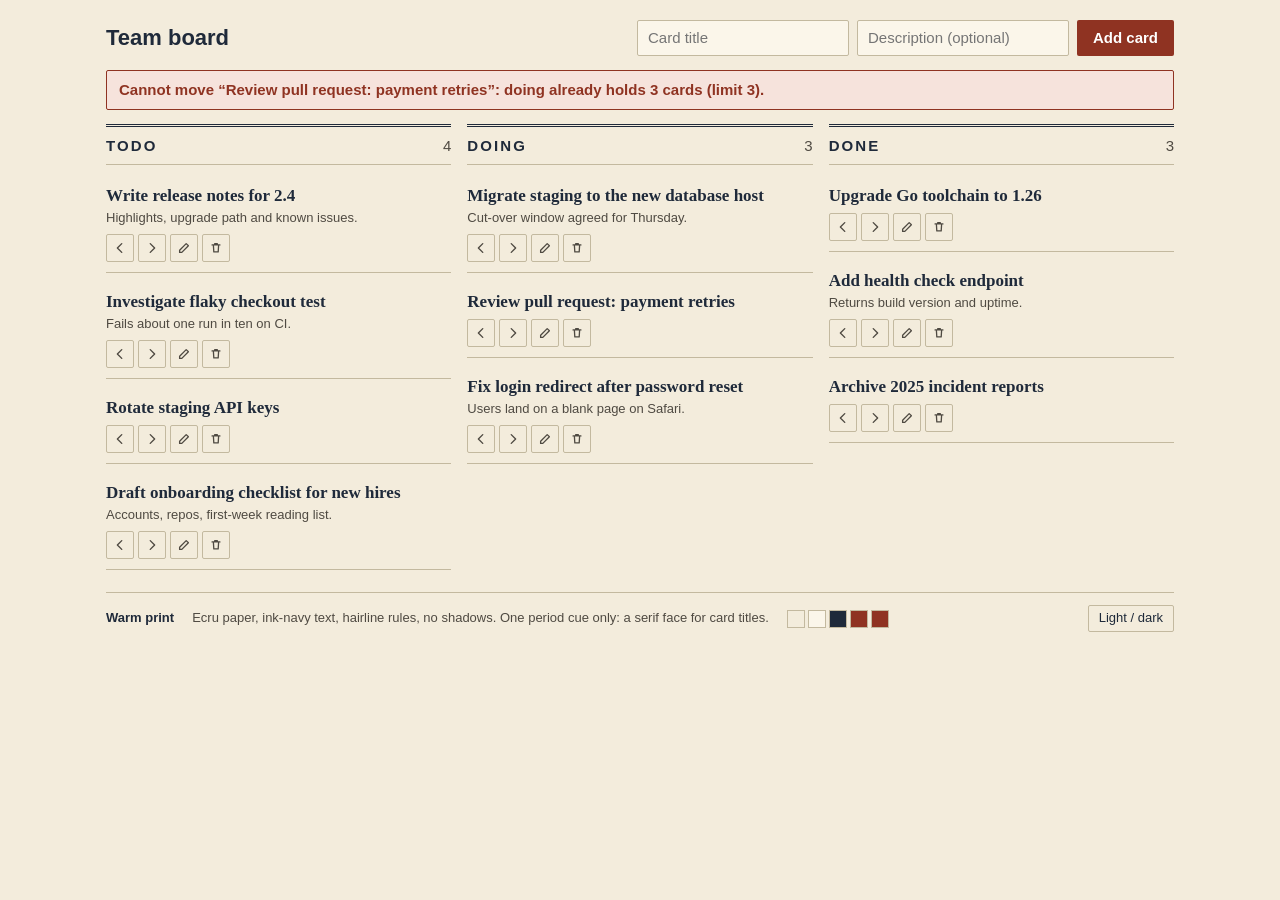
<file: meta/design/previews/direction-print.html>
<!doctype html>
<html lang="en"><head><meta charset="utf-8"><meta name="viewport" content="width=device-width,initial-scale=1">
<title>Board preview — Warm print</title>
<style>
:root{--color-bg:#f3ecdc;--color-surface:#fbf6ea;--color-column:#ece3cf;--color-text:#1f2a3a;--color-text-secondary:#4f4a42;--color-border:#c3b99f;--color-accent:#8f3322;--color-on-accent:#ffffff;--color-danger:#8f3322;--color-danger-bg:#f6e3dc;--font-ui:'Source Sans 3', 'Segoe UI', Roboto, 'Helvetica Neue', sans-serif;--font-serif:Georgia, 'Source Serif 4', 'Times New Roman', serif;--radius-control:2px;--radius-box:0;--shadow:none;--gap:16px;--pad:12px;color-scheme:light dark}
@media (prefers-color-scheme: dark){:root:not([data-theme="light"]){--color-bg:#171c28;--color-surface:#202738;--color-column:#1b2130;--color-text:#efe6d2;--color-text-secondary:#b5ac99;--color-border:#394259;--color-accent:#e9917a;--color-on-accent:#171c28;--color-danger:#f0a090;--color-danger-bg:#33252a;}}
:root[data-theme="dark"]{--color-bg:#171c28;--color-surface:#202738;--color-column:#1b2130;--color-text:#efe6d2;--color-text-secondary:#b5ac99;--color-border:#394259;--color-accent:#e9917a;--color-on-accent:#171c28;--color-danger:#f0a090;--color-danger-bg:#33252a;}
*{box-sizing:border-box}
body{margin:0;background:var(--color-bg);color:var(--color-text);font-family:var(--font-ui);font-size:15px;line-height:1.45}
.app{max-width:1100px;margin:0 auto;padding:20px 16px 8px}
header{display:flex;flex-wrap:wrap;gap:12px;align-items:center;justify-content:space-between;margin-bottom:14px}
header h1{font-size:1.375rem;margin:0}
form{display:flex;flex-wrap:wrap;gap:8px;align-items:center}
input{font:inherit;color:var(--color-text);background:var(--color-surface);border:1px solid var(--color-border);border-radius:var(--radius-control);padding:6px 10px;min-width:12rem}
input:focus-visible,button:focus-visible{outline:2px solid var(--color-accent);outline-offset:2px}
.primary{font:inherit;font-weight:700;background:var(--color-accent);color:var(--color-on-accent);border:0;border-radius:var(--radius-control);padding:7px 16px;cursor:pointer}
.notice{background:var(--color-danger-bg);color:var(--color-danger);border:1px solid var(--color-danger);border-radius:var(--radius-control);padding:8px 12px;margin:0 0 14px;font-weight:600}
.board{display:grid;grid-template-columns:repeat(3,minmax(0,1fr));gap:var(--gap)}
@media (max-width:760px){.board{grid-template-columns:1fr}}
.col{background:var(--color-column)}
ul{list-style:none;margin:10px 0 0;padding:0;display:grid;gap:8px}
.card{background:var(--color-surface);padding:10px 12px}
.card h3{margin:0 0 2px;font-size:.9375rem;font-weight:700;line-height:1.3}
.desc{margin:0 0 6px;color:var(--color-text-secondary);font-size:.8125rem}
.actions{display:flex;gap:4px;margin-top:6px}
.actions button{display:inline-grid;place-items:center;width:28px;height:28px;background:transparent;color:var(--color-text-secondary);border:1px solid var(--color-border);border-radius:var(--radius-control);cursor:pointer}
.actions button:hover{color:var(--color-text);border-color:var(--color-text)}
footer{display:flex;flex-wrap:wrap;gap:10px 18px;align-items:center;margin:22px 0 0;padding:12px 0;border-top:1px solid var(--color-border);font-size:.8125rem;color:var(--color-text-secondary)}
footer b{color:var(--color-text)}
footer .sw i{display:inline-block;width:18px;height:18px;border:1px solid var(--color-border);margin-right:3px;vertical-align:middle}
.toggle{margin-left:auto;font:inherit;background:transparent;color:var(--color-text);border:1px solid var(--color-border);border-radius:var(--radius-control);padding:3px 10px;cursor:pointer}

.col{background:transparent;border-top:3px double var(--color-text)}
.col-head{display:flex;align-items:baseline;justify-content:space-between;padding:8px 0;border-bottom:1px solid var(--color-border)}
.col-head h2{font-size:.9375rem;font-weight:600;letter-spacing:.14em;text-transform:uppercase;font-variant:small-caps;margin:0}
.count{font-size:.9375rem;color:var(--color-text-secondary)}
.card{border:0;border-bottom:1px solid var(--color-border);background:transparent;padding:10px 0}
.card h3{font-family:var(--font-serif);font-size:1.0625rem;font-weight:600;line-height:1.3}

</style></head>
<body><div class="app">
<header><h1>Team board</h1>
<form onsubmit="return false"><input aria-label="Title" placeholder="Card title"><input aria-label="Description" placeholder="Description (optional)"><button class="primary">Add card</button></form></header>
<p class="notice" role="alert">Cannot move “Review pull request: payment retries”: doing already holds 3 cards (limit 3).</p>
<main class="board"><section class="col" aria-label="todo"><div class="col-head"><h2>todo</h2><span class="count">4</span></div><ul><li class="card"><h3>Write release notes for 2.4</h3><p class="desc">Highlights, upgrade path and known issues.</p><div class="actions"><button aria-label="Move left" title="Move left"><svg viewBox="0 0 16 16" width="14" height="14" aria-hidden="true"><path d="M10 3 5 8l5 5" fill="none" stroke="currentColor" stroke-width="1.6" stroke-linecap="round" stroke-linejoin="round"/></svg></button><button aria-label="Move right" title="Move right"><svg viewBox="0 0 16 16" width="14" height="14" aria-hidden="true"><path d="m6 3 5 5-5 5" fill="none" stroke="currentColor" stroke-width="1.6" stroke-linecap="round" stroke-linejoin="round"/></svg></button><button aria-label="Edit" title="Edit"><svg viewBox="0 0 16 16" width="14" height="14" aria-hidden="true"><path d="M3 13v-2.5L10.5 3 13 5.5 5.5 13H3Z" fill="none" stroke="currentColor" stroke-width="1.5" stroke-linejoin="round"/></svg></button><button aria-label="Delete" title="Delete"><svg viewBox="0 0 16 16" width="14" height="14" aria-hidden="true"><path d="M3.5 4.5h9M6.5 4.5V3h3v1.5M5 4.5l.5 8h5l.5-8" fill="none" stroke="currentColor" stroke-width="1.5" stroke-linecap="round" stroke-linejoin="round"/></svg></button></div></li><li class="card"><h3>Investigate flaky checkout test</h3><p class="desc">Fails about one run in ten on CI.</p><div class="actions"><button aria-label="Move left" title="Move left"><svg viewBox="0 0 16 16" width="14" height="14" aria-hidden="true"><path d="M10 3 5 8l5 5" fill="none" stroke="currentColor" stroke-width="1.6" stroke-linecap="round" stroke-linejoin="round"/></svg></button><button aria-label="Move right" title="Move right"><svg viewBox="0 0 16 16" width="14" height="14" aria-hidden="true"><path d="m6 3 5 5-5 5" fill="none" stroke="currentColor" stroke-width="1.6" stroke-linecap="round" stroke-linejoin="round"/></svg></button><button aria-label="Edit" title="Edit"><svg viewBox="0 0 16 16" width="14" height="14" aria-hidden="true"><path d="M3 13v-2.5L10.5 3 13 5.5 5.5 13H3Z" fill="none" stroke="currentColor" stroke-width="1.5" stroke-linejoin="round"/></svg></button><button aria-label="Delete" title="Delete"><svg viewBox="0 0 16 16" width="14" height="14" aria-hidden="true"><path d="M3.5 4.5h9M6.5 4.5V3h3v1.5M5 4.5l.5 8h5l.5-8" fill="none" stroke="currentColor" stroke-width="1.5" stroke-linecap="round" stroke-linejoin="round"/></svg></button></div></li><li class="card"><h3>Rotate staging API keys</h3><div class="actions"><button aria-label="Move left" title="Move left"><svg viewBox="0 0 16 16" width="14" height="14" aria-hidden="true"><path d="M10 3 5 8l5 5" fill="none" stroke="currentColor" stroke-width="1.6" stroke-linecap="round" stroke-linejoin="round"/></svg></button><button aria-label="Move right" title="Move right"><svg viewBox="0 0 16 16" width="14" height="14" aria-hidden="true"><path d="m6 3 5 5-5 5" fill="none" stroke="currentColor" stroke-width="1.6" stroke-linecap="round" stroke-linejoin="round"/></svg></button><button aria-label="Edit" title="Edit"><svg viewBox="0 0 16 16" width="14" height="14" aria-hidden="true"><path d="M3 13v-2.5L10.5 3 13 5.5 5.5 13H3Z" fill="none" stroke="currentColor" stroke-width="1.5" stroke-linejoin="round"/></svg></button><button aria-label="Delete" title="Delete"><svg viewBox="0 0 16 16" width="14" height="14" aria-hidden="true"><path d="M3.5 4.5h9M6.5 4.5V3h3v1.5M5 4.5l.5 8h5l.5-8" fill="none" stroke="currentColor" stroke-width="1.5" stroke-linecap="round" stroke-linejoin="round"/></svg></button></div></li><li class="card"><h3>Draft onboarding checklist for new hires</h3><p class="desc">Accounts, repos, first-week reading list.</p><div class="actions"><button aria-label="Move left" title="Move left"><svg viewBox="0 0 16 16" width="14" height="14" aria-hidden="true"><path d="M10 3 5 8l5 5" fill="none" stroke="currentColor" stroke-width="1.6" stroke-linecap="round" stroke-linejoin="round"/></svg></button><button aria-label="Move right" title="Move right"><svg viewBox="0 0 16 16" width="14" height="14" aria-hidden="true"><path d="m6 3 5 5-5 5" fill="none" stroke="currentColor" stroke-width="1.6" stroke-linecap="round" stroke-linejoin="round"/></svg></button><button aria-label="Edit" title="Edit"><svg viewBox="0 0 16 16" width="14" height="14" aria-hidden="true"><path d="M3 13v-2.5L10.5 3 13 5.5 5.5 13H3Z" fill="none" stroke="currentColor" stroke-width="1.5" stroke-linejoin="round"/></svg></button><button aria-label="Delete" title="Delete"><svg viewBox="0 0 16 16" width="14" height="14" aria-hidden="true"><path d="M3.5 4.5h9M6.5 4.5V3h3v1.5M5 4.5l.5 8h5l.5-8" fill="none" stroke="currentColor" stroke-width="1.5" stroke-linecap="round" stroke-linejoin="round"/></svg></button></div></li></ul></section><section class="col full" aria-label="doing"><div class="col-head"><h2>doing</h2><span class="count">3</span></div><ul><li class="card"><h3>Migrate staging to the new database host</h3><p class="desc">Cut-over window agreed for Thursday.</p><div class="actions"><button aria-label="Move left" title="Move left"><svg viewBox="0 0 16 16" width="14" height="14" aria-hidden="true"><path d="M10 3 5 8l5 5" fill="none" stroke="currentColor" stroke-width="1.6" stroke-linecap="round" stroke-linejoin="round"/></svg></button><button aria-label="Move right" title="Move right"><svg viewBox="0 0 16 16" width="14" height="14" aria-hidden="true"><path d="m6 3 5 5-5 5" fill="none" stroke="currentColor" stroke-width="1.6" stroke-linecap="round" stroke-linejoin="round"/></svg></button><button aria-label="Edit" title="Edit"><svg viewBox="0 0 16 16" width="14" height="14" aria-hidden="true"><path d="M3 13v-2.5L10.5 3 13 5.5 5.5 13H3Z" fill="none" stroke="currentColor" stroke-width="1.5" stroke-linejoin="round"/></svg></button><button aria-label="Delete" title="Delete"><svg viewBox="0 0 16 16" width="14" height="14" aria-hidden="true"><path d="M3.5 4.5h9M6.5 4.5V3h3v1.5M5 4.5l.5 8h5l.5-8" fill="none" stroke="currentColor" stroke-width="1.5" stroke-linecap="round" stroke-linejoin="round"/></svg></button></div></li><li class="card"><h3>Review pull request: payment retries</h3><div class="actions"><button aria-label="Move left" title="Move left"><svg viewBox="0 0 16 16" width="14" height="14" aria-hidden="true"><path d="M10 3 5 8l5 5" fill="none" stroke="currentColor" stroke-width="1.6" stroke-linecap="round" stroke-linejoin="round"/></svg></button><button aria-label="Move right" title="Move right"><svg viewBox="0 0 16 16" width="14" height="14" aria-hidden="true"><path d="m6 3 5 5-5 5" fill="none" stroke="currentColor" stroke-width="1.6" stroke-linecap="round" stroke-linejoin="round"/></svg></button><button aria-label="Edit" title="Edit"><svg viewBox="0 0 16 16" width="14" height="14" aria-hidden="true"><path d="M3 13v-2.5L10.5 3 13 5.5 5.5 13H3Z" fill="none" stroke="currentColor" stroke-width="1.5" stroke-linejoin="round"/></svg></button><button aria-label="Delete" title="Delete"><svg viewBox="0 0 16 16" width="14" height="14" aria-hidden="true"><path d="M3.5 4.5h9M6.5 4.5V3h3v1.5M5 4.5l.5 8h5l.5-8" fill="none" stroke="currentColor" stroke-width="1.5" stroke-linecap="round" stroke-linejoin="round"/></svg></button></div></li><li class="card"><h3>Fix login redirect after password reset</h3><p class="desc">Users land on a blank page on Safari.</p><div class="actions"><button aria-label="Move left" title="Move left"><svg viewBox="0 0 16 16" width="14" height="14" aria-hidden="true"><path d="M10 3 5 8l5 5" fill="none" stroke="currentColor" stroke-width="1.6" stroke-linecap="round" stroke-linejoin="round"/></svg></button><button aria-label="Move right" title="Move right"><svg viewBox="0 0 16 16" width="14" height="14" aria-hidden="true"><path d="m6 3 5 5-5 5" fill="none" stroke="currentColor" stroke-width="1.6" stroke-linecap="round" stroke-linejoin="round"/></svg></button><button aria-label="Edit" title="Edit"><svg viewBox="0 0 16 16" width="14" height="14" aria-hidden="true"><path d="M3 13v-2.5L10.5 3 13 5.5 5.5 13H3Z" fill="none" stroke="currentColor" stroke-width="1.5" stroke-linejoin="round"/></svg></button><button aria-label="Delete" title="Delete"><svg viewBox="0 0 16 16" width="14" height="14" aria-hidden="true"><path d="M3.5 4.5h9M6.5 4.5V3h3v1.5M5 4.5l.5 8h5l.5-8" fill="none" stroke="currentColor" stroke-width="1.5" stroke-linecap="round" stroke-linejoin="round"/></svg></button></div></li></ul></section><section class="col" aria-label="done"><div class="col-head"><h2>done</h2><span class="count">3</span></div><ul><li class="card"><h3>Upgrade Go toolchain to 1.26</h3><div class="actions"><button aria-label="Move left" title="Move left"><svg viewBox="0 0 16 16" width="14" height="14" aria-hidden="true"><path d="M10 3 5 8l5 5" fill="none" stroke="currentColor" stroke-width="1.6" stroke-linecap="round" stroke-linejoin="round"/></svg></button><button aria-label="Move right" title="Move right"><svg viewBox="0 0 16 16" width="14" height="14" aria-hidden="true"><path d="m6 3 5 5-5 5" fill="none" stroke="currentColor" stroke-width="1.6" stroke-linecap="round" stroke-linejoin="round"/></svg></button><button aria-label="Edit" title="Edit"><svg viewBox="0 0 16 16" width="14" height="14" aria-hidden="true"><path d="M3 13v-2.5L10.5 3 13 5.5 5.5 13H3Z" fill="none" stroke="currentColor" stroke-width="1.5" stroke-linejoin="round"/></svg></button><button aria-label="Delete" title="Delete"><svg viewBox="0 0 16 16" width="14" height="14" aria-hidden="true"><path d="M3.5 4.5h9M6.5 4.5V3h3v1.5M5 4.5l.5 8h5l.5-8" fill="none" stroke="currentColor" stroke-width="1.5" stroke-linecap="round" stroke-linejoin="round"/></svg></button></div></li><li class="card"><h3>Add health check endpoint</h3><p class="desc">Returns build version and uptime.</p><div class="actions"><button aria-label="Move left" title="Move left"><svg viewBox="0 0 16 16" width="14" height="14" aria-hidden="true"><path d="M10 3 5 8l5 5" fill="none" stroke="currentColor" stroke-width="1.6" stroke-linecap="round" stroke-linejoin="round"/></svg></button><button aria-label="Move right" title="Move right"><svg viewBox="0 0 16 16" width="14" height="14" aria-hidden="true"><path d="m6 3 5 5-5 5" fill="none" stroke="currentColor" stroke-width="1.6" stroke-linecap="round" stroke-linejoin="round"/></svg></button><button aria-label="Edit" title="Edit"><svg viewBox="0 0 16 16" width="14" height="14" aria-hidden="true"><path d="M3 13v-2.5L10.5 3 13 5.5 5.5 13H3Z" fill="none" stroke="currentColor" stroke-width="1.5" stroke-linejoin="round"/></svg></button><button aria-label="Delete" title="Delete"><svg viewBox="0 0 16 16" width="14" height="14" aria-hidden="true"><path d="M3.5 4.5h9M6.5 4.5V3h3v1.5M5 4.5l.5 8h5l.5-8" fill="none" stroke="currentColor" stroke-width="1.5" stroke-linecap="round" stroke-linejoin="round"/></svg></button></div></li><li class="card"><h3>Archive 2025 incident reports</h3><div class="actions"><button aria-label="Move left" title="Move left"><svg viewBox="0 0 16 16" width="14" height="14" aria-hidden="true"><path d="M10 3 5 8l5 5" fill="none" stroke="currentColor" stroke-width="1.6" stroke-linecap="round" stroke-linejoin="round"/></svg></button><button aria-label="Move right" title="Move right"><svg viewBox="0 0 16 16" width="14" height="14" aria-hidden="true"><path d="m6 3 5 5-5 5" fill="none" stroke="currentColor" stroke-width="1.6" stroke-linecap="round" stroke-linejoin="round"/></svg></button><button aria-label="Edit" title="Edit"><svg viewBox="0 0 16 16" width="14" height="14" aria-hidden="true"><path d="M3 13v-2.5L10.5 3 13 5.5 5.5 13H3Z" fill="none" stroke="currentColor" stroke-width="1.5" stroke-linejoin="round"/></svg></button><button aria-label="Delete" title="Delete"><svg viewBox="0 0 16 16" width="14" height="14" aria-hidden="true"><path d="M3.5 4.5h9M6.5 4.5V3h3v1.5M5 4.5l.5 8h5l.5-8" fill="none" stroke="currentColor" stroke-width="1.5" stroke-linecap="round" stroke-linejoin="round"/></svg></button></div></li></ul></section></main>
<footer><b>Warm print</b><span>Ecru paper, ink-navy text, hairline rules, no shadows. One period cue only: a serif face for card titles.</span><span class="sw"><i style="background:#f3ecdc" title="bg"></i><i style="background:#fbf6ea" title="surface"></i><i style="background:#1f2a3a" title="text"></i><i style="background:#8f3322" title="accent"></i><i style="background:#8f3322" title="danger"></i></span>
<button class="toggle" onclick="var r=document.documentElement;var dark=r.dataset.theme?r.dataset.theme==='dark':matchMedia('(prefers-color-scheme: dark)').matches;r.dataset.theme=dark?'light':'dark'">Light / dark</button></footer>
<!-- Edge controls (move left on todo, move right on done) are rendered enabled on purpose: their behaviour is the open decision DEC-007. -->
</div></body></html>
</file>
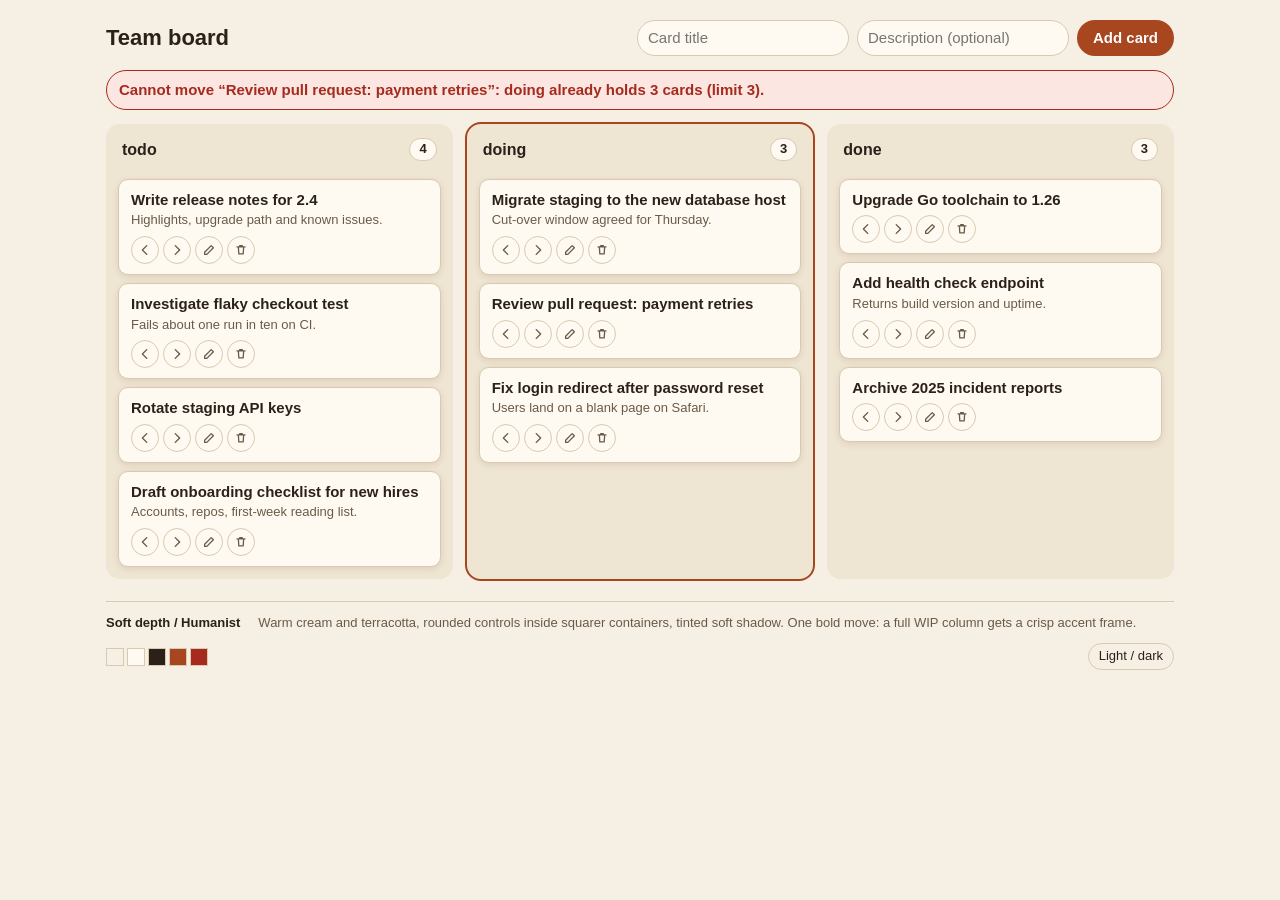
<file: meta/design/previews/direction-soft.html>
<!doctype html>
<html lang="en"><head><meta charset="utf-8"><meta name="viewport" content="width=device-width,initial-scale=1">
<title>Board preview — Soft depth / Humanist</title>
<style>
:root{--color-bg:#f6efe4;--color-surface:#fffaf1;--color-column:#efe5d3;--color-text:#2b2118;--color-text-secondary:#6b5a47;--color-border:#d8c9b0;--color-accent:#a8461f;--color-on-accent:#ffffff;--color-danger:#a62a1d;--color-danger-bg:#fbe6e1;--font-ui:'Nunito Sans', 'Avenir Next', 'Segoe UI', Roboto, sans-serif;--font-serif:inherit;--radius-control:999px;--radius-box:14px;--shadow:0 2px 6px rgb(120 70 30 / 0.14);--gap:14px;--pad:12px;color-scheme:light dark}
@media (prefers-color-scheme: dark){:root:not([data-theme="light"]){--color-bg:#1d1812;--color-surface:#2f281f;--color-column:#26201a;--color-text:#f3eadb;--color-text-secondary:#bfae96;--color-border:#4a3f31;--color-accent:#ee9068;--color-on-accent:#1d1812;--color-danger:#ff9a8a;--color-danger-bg:#3a201b;}}
:root[data-theme="dark"]{--color-bg:#1d1812;--color-surface:#2f281f;--color-column:#26201a;--color-text:#f3eadb;--color-text-secondary:#bfae96;--color-border:#4a3f31;--color-accent:#ee9068;--color-on-accent:#1d1812;--color-danger:#ff9a8a;--color-danger-bg:#3a201b;}
*{box-sizing:border-box}
body{margin:0;background:var(--color-bg);color:var(--color-text);font-family:var(--font-ui);font-size:15px;line-height:1.45}
.app{max-width:1100px;margin:0 auto;padding:20px 16px 8px}
header{display:flex;flex-wrap:wrap;gap:12px;align-items:center;justify-content:space-between;margin-bottom:14px}
header h1{font-size:1.375rem;margin:0}
form{display:flex;flex-wrap:wrap;gap:8px;align-items:center}
input{font:inherit;color:var(--color-text);background:var(--color-surface);border:1px solid var(--color-border);border-radius:var(--radius-control);padding:6px 10px;min-width:12rem}
input:focus-visible,button:focus-visible{outline:2px solid var(--color-accent);outline-offset:2px}
.primary{font:inherit;font-weight:700;background:var(--color-accent);color:var(--color-on-accent);border:0;border-radius:var(--radius-control);padding:7px 16px;cursor:pointer}
.notice{background:var(--color-danger-bg);color:var(--color-danger);border:1px solid var(--color-danger);border-radius:var(--radius-control);padding:8px 12px;margin:0 0 14px;font-weight:600}
.board{display:grid;grid-template-columns:repeat(3,minmax(0,1fr));gap:var(--gap)}
@media (max-width:760px){.board{grid-template-columns:1fr}}
.col{background:var(--color-column)}
ul{list-style:none;margin:10px 0 0;padding:0;display:grid;gap:8px}
.card{background:var(--color-surface);padding:10px 12px}
.card h3{margin:0 0 2px;font-size:.9375rem;font-weight:700;line-height:1.3}
.desc{margin:0 0 6px;color:var(--color-text-secondary);font-size:.8125rem}
.actions{display:flex;gap:4px;margin-top:6px}
.actions button{display:inline-grid;place-items:center;width:28px;height:28px;background:transparent;color:var(--color-text-secondary);border:1px solid var(--color-border);border-radius:var(--radius-control);cursor:pointer}
.actions button:hover{color:var(--color-text);border-color:var(--color-text)}
footer{display:flex;flex-wrap:wrap;gap:10px 18px;align-items:center;margin:22px 0 0;padding:12px 0;border-top:1px solid var(--color-border);font-size:.8125rem;color:var(--color-text-secondary)}
footer b{color:var(--color-text)}
footer .sw i{display:inline-block;width:18px;height:18px;border:1px solid var(--color-border);margin-right:3px;vertical-align:middle}
.toggle{margin-left:auto;font:inherit;background:transparent;color:var(--color-text);border:1px solid var(--color-border);border-radius:var(--radius-control);padding:3px 10px;cursor:pointer}

.col{border-radius:var(--radius-box);padding:var(--pad)}
.col-head{display:flex;align-items:center;justify-content:space-between;padding:2px 4px 8px}
.col-head h2{font-size:1rem;font-weight:800;margin:0}
.count{font-size:.8125rem;font-weight:700;background:var(--color-surface);border:1px solid var(--color-border);border-radius:999px;padding:1px 9px}
.col.full{outline:2px solid var(--color-accent);outline-offset:0}
.card{border-radius:10px;box-shadow:var(--shadow);border:1px solid var(--color-border)}

</style></head>
<body><div class="app">
<header><h1>Team board</h1>
<form onsubmit="return false"><input aria-label="Title" placeholder="Card title"><input aria-label="Description" placeholder="Description (optional)"><button class="primary">Add card</button></form></header>
<p class="notice" role="alert">Cannot move “Review pull request: payment retries”: doing already holds 3 cards (limit 3).</p>
<main class="board"><section class="col" aria-label="todo"><div class="col-head"><h2>todo</h2><span class="count">4</span></div><ul><li class="card"><h3>Write release notes for 2.4</h3><p class="desc">Highlights, upgrade path and known issues.</p><div class="actions"><button aria-label="Move left" title="Move left"><svg viewBox="0 0 16 16" width="14" height="14" aria-hidden="true"><path d="M10 3 5 8l5 5" fill="none" stroke="currentColor" stroke-width="1.6" stroke-linecap="round" stroke-linejoin="round"/></svg></button><button aria-label="Move right" title="Move right"><svg viewBox="0 0 16 16" width="14" height="14" aria-hidden="true"><path d="m6 3 5 5-5 5" fill="none" stroke="currentColor" stroke-width="1.6" stroke-linecap="round" stroke-linejoin="round"/></svg></button><button aria-label="Edit" title="Edit"><svg viewBox="0 0 16 16" width="14" height="14" aria-hidden="true"><path d="M3 13v-2.5L10.5 3 13 5.5 5.5 13H3Z" fill="none" stroke="currentColor" stroke-width="1.5" stroke-linejoin="round"/></svg></button><button aria-label="Delete" title="Delete"><svg viewBox="0 0 16 16" width="14" height="14" aria-hidden="true"><path d="M3.5 4.5h9M6.5 4.5V3h3v1.5M5 4.5l.5 8h5l.5-8" fill="none" stroke="currentColor" stroke-width="1.5" stroke-linecap="round" stroke-linejoin="round"/></svg></button></div></li><li class="card"><h3>Investigate flaky checkout test</h3><p class="desc">Fails about one run in ten on CI.</p><div class="actions"><button aria-label="Move left" title="Move left"><svg viewBox="0 0 16 16" width="14" height="14" aria-hidden="true"><path d="M10 3 5 8l5 5" fill="none" stroke="currentColor" stroke-width="1.6" stroke-linecap="round" stroke-linejoin="round"/></svg></button><button aria-label="Move right" title="Move right"><svg viewBox="0 0 16 16" width="14" height="14" aria-hidden="true"><path d="m6 3 5 5-5 5" fill="none" stroke="currentColor" stroke-width="1.6" stroke-linecap="round" stroke-linejoin="round"/></svg></button><button aria-label="Edit" title="Edit"><svg viewBox="0 0 16 16" width="14" height="14" aria-hidden="true"><path d="M3 13v-2.5L10.5 3 13 5.5 5.5 13H3Z" fill="none" stroke="currentColor" stroke-width="1.5" stroke-linejoin="round"/></svg></button><button aria-label="Delete" title="Delete"><svg viewBox="0 0 16 16" width="14" height="14" aria-hidden="true"><path d="M3.5 4.5h9M6.5 4.5V3h3v1.5M5 4.5l.5 8h5l.5-8" fill="none" stroke="currentColor" stroke-width="1.5" stroke-linecap="round" stroke-linejoin="round"/></svg></button></div></li><li class="card"><h3>Rotate staging API keys</h3><div class="actions"><button aria-label="Move left" title="Move left"><svg viewBox="0 0 16 16" width="14" height="14" aria-hidden="true"><path d="M10 3 5 8l5 5" fill="none" stroke="currentColor" stroke-width="1.6" stroke-linecap="round" stroke-linejoin="round"/></svg></button><button aria-label="Move right" title="Move right"><svg viewBox="0 0 16 16" width="14" height="14" aria-hidden="true"><path d="m6 3 5 5-5 5" fill="none" stroke="currentColor" stroke-width="1.6" stroke-linecap="round" stroke-linejoin="round"/></svg></button><button aria-label="Edit" title="Edit"><svg viewBox="0 0 16 16" width="14" height="14" aria-hidden="true"><path d="M3 13v-2.5L10.5 3 13 5.5 5.5 13H3Z" fill="none" stroke="currentColor" stroke-width="1.5" stroke-linejoin="round"/></svg></button><button aria-label="Delete" title="Delete"><svg viewBox="0 0 16 16" width="14" height="14" aria-hidden="true"><path d="M3.5 4.5h9M6.5 4.5V3h3v1.5M5 4.5l.5 8h5l.5-8" fill="none" stroke="currentColor" stroke-width="1.5" stroke-linecap="round" stroke-linejoin="round"/></svg></button></div></li><li class="card"><h3>Draft onboarding checklist for new hires</h3><p class="desc">Accounts, repos, first-week reading list.</p><div class="actions"><button aria-label="Move left" title="Move left"><svg viewBox="0 0 16 16" width="14" height="14" aria-hidden="true"><path d="M10 3 5 8l5 5" fill="none" stroke="currentColor" stroke-width="1.6" stroke-linecap="round" stroke-linejoin="round"/></svg></button><button aria-label="Move right" title="Move right"><svg viewBox="0 0 16 16" width="14" height="14" aria-hidden="true"><path d="m6 3 5 5-5 5" fill="none" stroke="currentColor" stroke-width="1.6" stroke-linecap="round" stroke-linejoin="round"/></svg></button><button aria-label="Edit" title="Edit"><svg viewBox="0 0 16 16" width="14" height="14" aria-hidden="true"><path d="M3 13v-2.5L10.5 3 13 5.5 5.5 13H3Z" fill="none" stroke="currentColor" stroke-width="1.5" stroke-linejoin="round"/></svg></button><button aria-label="Delete" title="Delete"><svg viewBox="0 0 16 16" width="14" height="14" aria-hidden="true"><path d="M3.5 4.5h9M6.5 4.5V3h3v1.5M5 4.5l.5 8h5l.5-8" fill="none" stroke="currentColor" stroke-width="1.5" stroke-linecap="round" stroke-linejoin="round"/></svg></button></div></li></ul></section><section class="col full" aria-label="doing"><div class="col-head"><h2>doing</h2><span class="count">3</span></div><ul><li class="card"><h3>Migrate staging to the new database host</h3><p class="desc">Cut-over window agreed for Thursday.</p><div class="actions"><button aria-label="Move left" title="Move left"><svg viewBox="0 0 16 16" width="14" height="14" aria-hidden="true"><path d="M10 3 5 8l5 5" fill="none" stroke="currentColor" stroke-width="1.6" stroke-linecap="round" stroke-linejoin="round"/></svg></button><button aria-label="Move right" title="Move right"><svg viewBox="0 0 16 16" width="14" height="14" aria-hidden="true"><path d="m6 3 5 5-5 5" fill="none" stroke="currentColor" stroke-width="1.6" stroke-linecap="round" stroke-linejoin="round"/></svg></button><button aria-label="Edit" title="Edit"><svg viewBox="0 0 16 16" width="14" height="14" aria-hidden="true"><path d="M3 13v-2.5L10.5 3 13 5.5 5.5 13H3Z" fill="none" stroke="currentColor" stroke-width="1.5" stroke-linejoin="round"/></svg></button><button aria-label="Delete" title="Delete"><svg viewBox="0 0 16 16" width="14" height="14" aria-hidden="true"><path d="M3.5 4.5h9M6.5 4.5V3h3v1.5M5 4.5l.5 8h5l.5-8" fill="none" stroke="currentColor" stroke-width="1.5" stroke-linecap="round" stroke-linejoin="round"/></svg></button></div></li><li class="card"><h3>Review pull request: payment retries</h3><div class="actions"><button aria-label="Move left" title="Move left"><svg viewBox="0 0 16 16" width="14" height="14" aria-hidden="true"><path d="M10 3 5 8l5 5" fill="none" stroke="currentColor" stroke-width="1.6" stroke-linecap="round" stroke-linejoin="round"/></svg></button><button aria-label="Move right" title="Move right"><svg viewBox="0 0 16 16" width="14" height="14" aria-hidden="true"><path d="m6 3 5 5-5 5" fill="none" stroke="currentColor" stroke-width="1.6" stroke-linecap="round" stroke-linejoin="round"/></svg></button><button aria-label="Edit" title="Edit"><svg viewBox="0 0 16 16" width="14" height="14" aria-hidden="true"><path d="M3 13v-2.5L10.5 3 13 5.5 5.5 13H3Z" fill="none" stroke="currentColor" stroke-width="1.5" stroke-linejoin="round"/></svg></button><button aria-label="Delete" title="Delete"><svg viewBox="0 0 16 16" width="14" height="14" aria-hidden="true"><path d="M3.5 4.5h9M6.5 4.5V3h3v1.5M5 4.5l.5 8h5l.5-8" fill="none" stroke="currentColor" stroke-width="1.5" stroke-linecap="round" stroke-linejoin="round"/></svg></button></div></li><li class="card"><h3>Fix login redirect after password reset</h3><p class="desc">Users land on a blank page on Safari.</p><div class="actions"><button aria-label="Move left" title="Move left"><svg viewBox="0 0 16 16" width="14" height="14" aria-hidden="true"><path d="M10 3 5 8l5 5" fill="none" stroke="currentColor" stroke-width="1.6" stroke-linecap="round" stroke-linejoin="round"/></svg></button><button aria-label="Move right" title="Move right"><svg viewBox="0 0 16 16" width="14" height="14" aria-hidden="true"><path d="m6 3 5 5-5 5" fill="none" stroke="currentColor" stroke-width="1.6" stroke-linecap="round" stroke-linejoin="round"/></svg></button><button aria-label="Edit" title="Edit"><svg viewBox="0 0 16 16" width="14" height="14" aria-hidden="true"><path d="M3 13v-2.5L10.5 3 13 5.5 5.5 13H3Z" fill="none" stroke="currentColor" stroke-width="1.5" stroke-linejoin="round"/></svg></button><button aria-label="Delete" title="Delete"><svg viewBox="0 0 16 16" width="14" height="14" aria-hidden="true"><path d="M3.5 4.5h9M6.5 4.5V3h3v1.5M5 4.5l.5 8h5l.5-8" fill="none" stroke="currentColor" stroke-width="1.5" stroke-linecap="round" stroke-linejoin="round"/></svg></button></div></li></ul></section><section class="col" aria-label="done"><div class="col-head"><h2>done</h2><span class="count">3</span></div><ul><li class="card"><h3>Upgrade Go toolchain to 1.26</h3><div class="actions"><button aria-label="Move left" title="Move left"><svg viewBox="0 0 16 16" width="14" height="14" aria-hidden="true"><path d="M10 3 5 8l5 5" fill="none" stroke="currentColor" stroke-width="1.6" stroke-linecap="round" stroke-linejoin="round"/></svg></button><button aria-label="Move right" title="Move right"><svg viewBox="0 0 16 16" width="14" height="14" aria-hidden="true"><path d="m6 3 5 5-5 5" fill="none" stroke="currentColor" stroke-width="1.6" stroke-linecap="round" stroke-linejoin="round"/></svg></button><button aria-label="Edit" title="Edit"><svg viewBox="0 0 16 16" width="14" height="14" aria-hidden="true"><path d="M3 13v-2.5L10.5 3 13 5.5 5.5 13H3Z" fill="none" stroke="currentColor" stroke-width="1.5" stroke-linejoin="round"/></svg></button><button aria-label="Delete" title="Delete"><svg viewBox="0 0 16 16" width="14" height="14" aria-hidden="true"><path d="M3.5 4.5h9M6.5 4.5V3h3v1.5M5 4.5l.5 8h5l.5-8" fill="none" stroke="currentColor" stroke-width="1.5" stroke-linecap="round" stroke-linejoin="round"/></svg></button></div></li><li class="card"><h3>Add health check endpoint</h3><p class="desc">Returns build version and uptime.</p><div class="actions"><button aria-label="Move left" title="Move left"><svg viewBox="0 0 16 16" width="14" height="14" aria-hidden="true"><path d="M10 3 5 8l5 5" fill="none" stroke="currentColor" stroke-width="1.6" stroke-linecap="round" stroke-linejoin="round"/></svg></button><button aria-label="Move right" title="Move right"><svg viewBox="0 0 16 16" width="14" height="14" aria-hidden="true"><path d="m6 3 5 5-5 5" fill="none" stroke="currentColor" stroke-width="1.6" stroke-linecap="round" stroke-linejoin="round"/></svg></button><button aria-label="Edit" title="Edit"><svg viewBox="0 0 16 16" width="14" height="14" aria-hidden="true"><path d="M3 13v-2.5L10.5 3 13 5.5 5.5 13H3Z" fill="none" stroke="currentColor" stroke-width="1.5" stroke-linejoin="round"/></svg></button><button aria-label="Delete" title="Delete"><svg viewBox="0 0 16 16" width="14" height="14" aria-hidden="true"><path d="M3.5 4.5h9M6.5 4.5V3h3v1.5M5 4.5l.5 8h5l.5-8" fill="none" stroke="currentColor" stroke-width="1.5" stroke-linecap="round" stroke-linejoin="round"/></svg></button></div></li><li class="card"><h3>Archive 2025 incident reports</h3><div class="actions"><button aria-label="Move left" title="Move left"><svg viewBox="0 0 16 16" width="14" height="14" aria-hidden="true"><path d="M10 3 5 8l5 5" fill="none" stroke="currentColor" stroke-width="1.6" stroke-linecap="round" stroke-linejoin="round"/></svg></button><button aria-label="Move right" title="Move right"><svg viewBox="0 0 16 16" width="14" height="14" aria-hidden="true"><path d="m6 3 5 5-5 5" fill="none" stroke="currentColor" stroke-width="1.6" stroke-linecap="round" stroke-linejoin="round"/></svg></button><button aria-label="Edit" title="Edit"><svg viewBox="0 0 16 16" width="14" height="14" aria-hidden="true"><path d="M3 13v-2.5L10.5 3 13 5.5 5.5 13H3Z" fill="none" stroke="currentColor" stroke-width="1.5" stroke-linejoin="round"/></svg></button><button aria-label="Delete" title="Delete"><svg viewBox="0 0 16 16" width="14" height="14" aria-hidden="true"><path d="M3.5 4.5h9M6.5 4.5V3h3v1.5M5 4.5l.5 8h5l.5-8" fill="none" stroke="currentColor" stroke-width="1.5" stroke-linecap="round" stroke-linejoin="round"/></svg></button></div></li></ul></section></main>
<footer><b>Soft depth / Humanist</b><span>Warm cream and terracotta, rounded controls inside squarer containers, tinted soft shadow. One bold move: a full WIP column gets a crisp accent frame.</span><span class="sw"><i style="background:#f6efe4" title="bg"></i><i style="background:#fffaf1" title="surface"></i><i style="background:#2b2118" title="text"></i><i style="background:#a8461f" title="accent"></i><i style="background:#a62a1d" title="danger"></i></span>
<button class="toggle" onclick="var r=document.documentElement;var dark=r.dataset.theme?r.dataset.theme==='dark':matchMedia('(prefers-color-scheme: dark)').matches;r.dataset.theme=dark?'light':'dark'">Light / dark</button></footer>
<!-- Edge controls (move left on todo, move right on done) are rendered enabled on purpose: their behaviour is the open decision DEC-007. -->
</div></body></html>
</file>
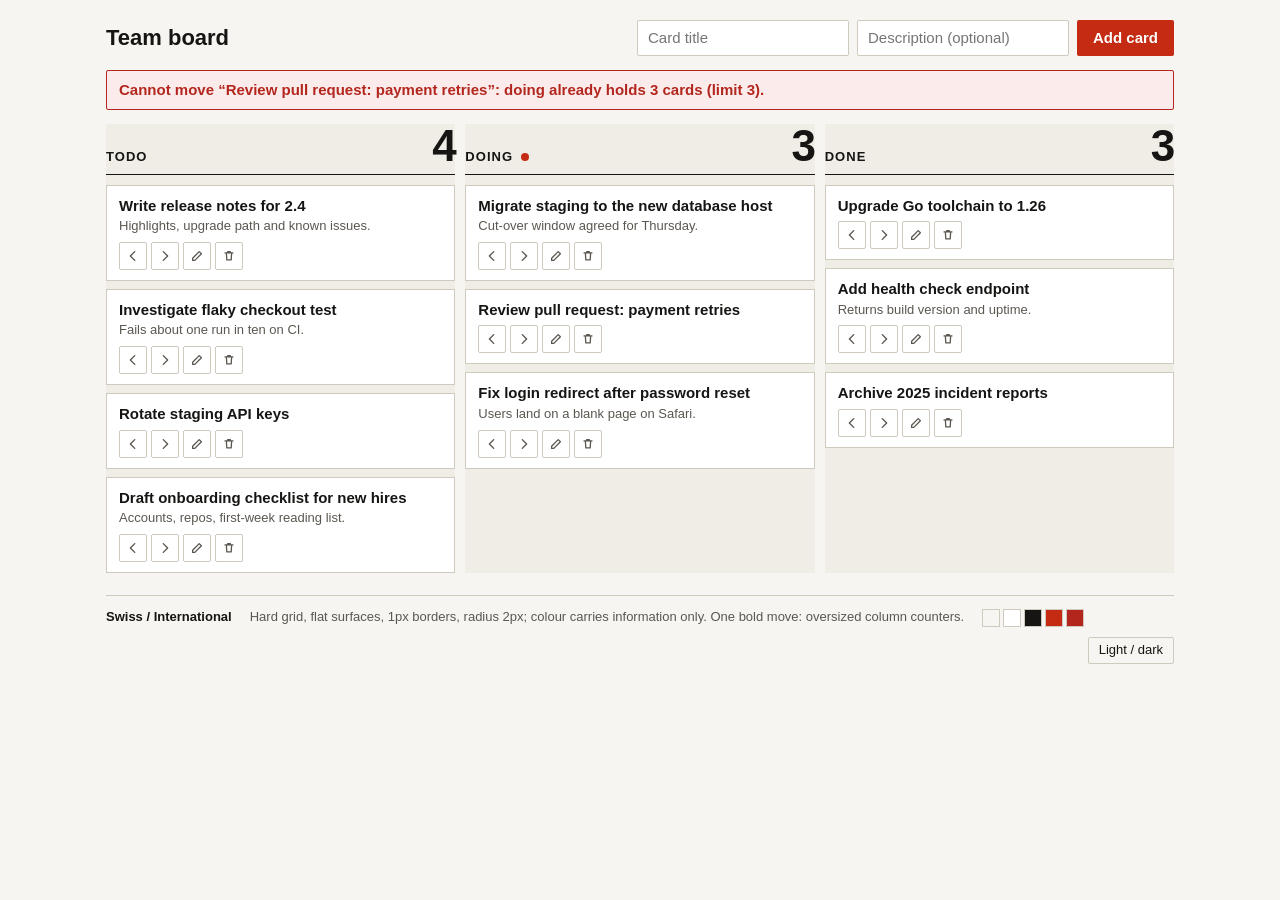
<file: meta/design/previews/direction-swiss.html>
<!doctype html>
<html lang="en"><head><meta charset="utf-8"><meta name="viewport" content="width=device-width,initial-scale=1">
<title>Board preview — Swiss / International</title>
<style>
:root{--color-bg:#f7f5f1;--color-surface:#ffffff;--color-column:#f0ede7;--color-text:#161513;--color-text-secondary:#5b5750;--color-border:#cfc9be;--color-accent:#c42b12;--color-on-accent:#ffffff;--color-danger:#b3261e;--color-danger-bg:#fbeceb;--font-ui:'Helvetica Neue', Helvetica, Arial, 'Liberation Sans', sans-serif;--font-serif:inherit;--radius-control:2px;--radius-box:0;--shadow:none;--gap:10px;--pad:10px;color-scheme:light dark}
@media (prefers-color-scheme: dark){:root:not([data-theme="light"]){--color-bg:#141311;--color-surface:#1d1c1a;--color-column:#191816;--color-text:#f1eee8;--color-text-secondary:#a9a39a;--color-border:#3a3733;--color-accent:#ff7a5c;--color-on-accent:#141311;--color-danger:#ff8f86;--color-danger-bg:#2e1a18;}}
:root[data-theme="dark"]{--color-bg:#141311;--color-surface:#1d1c1a;--color-column:#191816;--color-text:#f1eee8;--color-text-secondary:#a9a39a;--color-border:#3a3733;--color-accent:#ff7a5c;--color-on-accent:#141311;--color-danger:#ff8f86;--color-danger-bg:#2e1a18;}
*{box-sizing:border-box}
body{margin:0;background:var(--color-bg);color:var(--color-text);font-family:var(--font-ui);font-size:15px;line-height:1.45}
.app{max-width:1100px;margin:0 auto;padding:20px 16px 8px}
header{display:flex;flex-wrap:wrap;gap:12px;align-items:center;justify-content:space-between;margin-bottom:14px}
header h1{font-size:1.375rem;margin:0}
form{display:flex;flex-wrap:wrap;gap:8px;align-items:center}
input{font:inherit;color:var(--color-text);background:var(--color-surface);border:1px solid var(--color-border);border-radius:var(--radius-control);padding:6px 10px;min-width:12rem}
input:focus-visible,button:focus-visible{outline:2px solid var(--color-accent);outline-offset:2px}
.primary{font:inherit;font-weight:700;background:var(--color-accent);color:var(--color-on-accent);border:0;border-radius:var(--radius-control);padding:7px 16px;cursor:pointer}
.notice{background:var(--color-danger-bg);color:var(--color-danger);border:1px solid var(--color-danger);border-radius:var(--radius-control);padding:8px 12px;margin:0 0 14px;font-weight:600}
.board{display:grid;grid-template-columns:repeat(3,minmax(0,1fr));gap:var(--gap)}
@media (max-width:760px){.board{grid-template-columns:1fr}}
.col{background:var(--color-column)}
ul{list-style:none;margin:10px 0 0;padding:0;display:grid;gap:8px}
.card{background:var(--color-surface);padding:10px 12px}
.card h3{margin:0 0 2px;font-size:.9375rem;font-weight:700;line-height:1.3}
.desc{margin:0 0 6px;color:var(--color-text-secondary);font-size:.8125rem}
.actions{display:flex;gap:4px;margin-top:6px}
.actions button{display:inline-grid;place-items:center;width:28px;height:28px;background:transparent;color:var(--color-text-secondary);border:1px solid var(--color-border);border-radius:var(--radius-control);cursor:pointer}
.actions button:hover{color:var(--color-text);border-color:var(--color-text)}
footer{display:flex;flex-wrap:wrap;gap:10px 18px;align-items:center;margin:22px 0 0;padding:12px 0;border-top:1px solid var(--color-border);font-size:.8125rem;color:var(--color-text-secondary)}
footer b{color:var(--color-text)}
footer .sw i{display:inline-block;width:18px;height:18px;border:1px solid var(--color-border);margin-right:3px;vertical-align:middle}
.toggle{margin-left:auto;font:inherit;background:transparent;color:var(--color-text);border:1px solid var(--color-border);border-radius:var(--radius-control);padding:3px 10px;cursor:pointer}

.col-head{display:flex;align-items:baseline;justify-content:space-between;border-bottom:1px solid var(--color-text);padding-bottom:6px}
.col-head h2{font-size:.8125rem;font-weight:700;letter-spacing:.08em;text-transform:uppercase;margin:0}
.count{font-size:2.75rem;font-weight:700;line-height:1;letter-spacing:-.03em}
.col.full .col-head h2::after{content:"";display:inline-block;width:.5rem;height:.5rem;border-radius:50%;background:var(--color-accent);margin-left:.5rem;vertical-align:middle}
.card{border:1px solid var(--color-border)}

</style></head>
<body><div class="app">
<header><h1>Team board</h1>
<form onsubmit="return false"><input aria-label="Title" placeholder="Card title"><input aria-label="Description" placeholder="Description (optional)"><button class="primary">Add card</button></form></header>
<p class="notice" role="alert">Cannot move “Review pull request: payment retries”: doing already holds 3 cards (limit 3).</p>
<main class="board"><section class="col" aria-label="todo"><div class="col-head"><h2>todo</h2><span class="count">4</span></div><ul><li class="card"><h3>Write release notes for 2.4</h3><p class="desc">Highlights, upgrade path and known issues.</p><div class="actions"><button aria-label="Move left" title="Move left"><svg viewBox="0 0 16 16" width="14" height="14" aria-hidden="true"><path d="M10 3 5 8l5 5" fill="none" stroke="currentColor" stroke-width="1.6" stroke-linecap="round" stroke-linejoin="round"/></svg></button><button aria-label="Move right" title="Move right"><svg viewBox="0 0 16 16" width="14" height="14" aria-hidden="true"><path d="m6 3 5 5-5 5" fill="none" stroke="currentColor" stroke-width="1.6" stroke-linecap="round" stroke-linejoin="round"/></svg></button><button aria-label="Edit" title="Edit"><svg viewBox="0 0 16 16" width="14" height="14" aria-hidden="true"><path d="M3 13v-2.5L10.5 3 13 5.5 5.5 13H3Z" fill="none" stroke="currentColor" stroke-width="1.5" stroke-linejoin="round"/></svg></button><button aria-label="Delete" title="Delete"><svg viewBox="0 0 16 16" width="14" height="14" aria-hidden="true"><path d="M3.5 4.5h9M6.5 4.5V3h3v1.5M5 4.5l.5 8h5l.5-8" fill="none" stroke="currentColor" stroke-width="1.5" stroke-linecap="round" stroke-linejoin="round"/></svg></button></div></li><li class="card"><h3>Investigate flaky checkout test</h3><p class="desc">Fails about one run in ten on CI.</p><div class="actions"><button aria-label="Move left" title="Move left"><svg viewBox="0 0 16 16" width="14" height="14" aria-hidden="true"><path d="M10 3 5 8l5 5" fill="none" stroke="currentColor" stroke-width="1.6" stroke-linecap="round" stroke-linejoin="round"/></svg></button><button aria-label="Move right" title="Move right"><svg viewBox="0 0 16 16" width="14" height="14" aria-hidden="true"><path d="m6 3 5 5-5 5" fill="none" stroke="currentColor" stroke-width="1.6" stroke-linecap="round" stroke-linejoin="round"/></svg></button><button aria-label="Edit" title="Edit"><svg viewBox="0 0 16 16" width="14" height="14" aria-hidden="true"><path d="M3 13v-2.5L10.5 3 13 5.5 5.5 13H3Z" fill="none" stroke="currentColor" stroke-width="1.5" stroke-linejoin="round"/></svg></button><button aria-label="Delete" title="Delete"><svg viewBox="0 0 16 16" width="14" height="14" aria-hidden="true"><path d="M3.5 4.5h9M6.5 4.5V3h3v1.5M5 4.5l.5 8h5l.5-8" fill="none" stroke="currentColor" stroke-width="1.5" stroke-linecap="round" stroke-linejoin="round"/></svg></button></div></li><li class="card"><h3>Rotate staging API keys</h3><div class="actions"><button aria-label="Move left" title="Move left"><svg viewBox="0 0 16 16" width="14" height="14" aria-hidden="true"><path d="M10 3 5 8l5 5" fill="none" stroke="currentColor" stroke-width="1.6" stroke-linecap="round" stroke-linejoin="round"/></svg></button><button aria-label="Move right" title="Move right"><svg viewBox="0 0 16 16" width="14" height="14" aria-hidden="true"><path d="m6 3 5 5-5 5" fill="none" stroke="currentColor" stroke-width="1.6" stroke-linecap="round" stroke-linejoin="round"/></svg></button><button aria-label="Edit" title="Edit"><svg viewBox="0 0 16 16" width="14" height="14" aria-hidden="true"><path d="M3 13v-2.5L10.5 3 13 5.5 5.5 13H3Z" fill="none" stroke="currentColor" stroke-width="1.5" stroke-linejoin="round"/></svg></button><button aria-label="Delete" title="Delete"><svg viewBox="0 0 16 16" width="14" height="14" aria-hidden="true"><path d="M3.5 4.5h9M6.5 4.5V3h3v1.5M5 4.5l.5 8h5l.5-8" fill="none" stroke="currentColor" stroke-width="1.5" stroke-linecap="round" stroke-linejoin="round"/></svg></button></div></li><li class="card"><h3>Draft onboarding checklist for new hires</h3><p class="desc">Accounts, repos, first-week reading list.</p><div class="actions"><button aria-label="Move left" title="Move left"><svg viewBox="0 0 16 16" width="14" height="14" aria-hidden="true"><path d="M10 3 5 8l5 5" fill="none" stroke="currentColor" stroke-width="1.6" stroke-linecap="round" stroke-linejoin="round"/></svg></button><button aria-label="Move right" title="Move right"><svg viewBox="0 0 16 16" width="14" height="14" aria-hidden="true"><path d="m6 3 5 5-5 5" fill="none" stroke="currentColor" stroke-width="1.6" stroke-linecap="round" stroke-linejoin="round"/></svg></button><button aria-label="Edit" title="Edit"><svg viewBox="0 0 16 16" width="14" height="14" aria-hidden="true"><path d="M3 13v-2.5L10.5 3 13 5.5 5.5 13H3Z" fill="none" stroke="currentColor" stroke-width="1.5" stroke-linejoin="round"/></svg></button><button aria-label="Delete" title="Delete"><svg viewBox="0 0 16 16" width="14" height="14" aria-hidden="true"><path d="M3.5 4.5h9M6.5 4.5V3h3v1.5M5 4.5l.5 8h5l.5-8" fill="none" stroke="currentColor" stroke-width="1.5" stroke-linecap="round" stroke-linejoin="round"/></svg></button></div></li></ul></section><section class="col full" aria-label="doing"><div class="col-head"><h2>doing</h2><span class="count">3</span></div><ul><li class="card"><h3>Migrate staging to the new database host</h3><p class="desc">Cut-over window agreed for Thursday.</p><div class="actions"><button aria-label="Move left" title="Move left"><svg viewBox="0 0 16 16" width="14" height="14" aria-hidden="true"><path d="M10 3 5 8l5 5" fill="none" stroke="currentColor" stroke-width="1.6" stroke-linecap="round" stroke-linejoin="round"/></svg></button><button aria-label="Move right" title="Move right"><svg viewBox="0 0 16 16" width="14" height="14" aria-hidden="true"><path d="m6 3 5 5-5 5" fill="none" stroke="currentColor" stroke-width="1.6" stroke-linecap="round" stroke-linejoin="round"/></svg></button><button aria-label="Edit" title="Edit"><svg viewBox="0 0 16 16" width="14" height="14" aria-hidden="true"><path d="M3 13v-2.5L10.5 3 13 5.5 5.5 13H3Z" fill="none" stroke="currentColor" stroke-width="1.5" stroke-linejoin="round"/></svg></button><button aria-label="Delete" title="Delete"><svg viewBox="0 0 16 16" width="14" height="14" aria-hidden="true"><path d="M3.5 4.5h9M6.5 4.5V3h3v1.5M5 4.5l.5 8h5l.5-8" fill="none" stroke="currentColor" stroke-width="1.5" stroke-linecap="round" stroke-linejoin="round"/></svg></button></div></li><li class="card"><h3>Review pull request: payment retries</h3><div class="actions"><button aria-label="Move left" title="Move left"><svg viewBox="0 0 16 16" width="14" height="14" aria-hidden="true"><path d="M10 3 5 8l5 5" fill="none" stroke="currentColor" stroke-width="1.6" stroke-linecap="round" stroke-linejoin="round"/></svg></button><button aria-label="Move right" title="Move right"><svg viewBox="0 0 16 16" width="14" height="14" aria-hidden="true"><path d="m6 3 5 5-5 5" fill="none" stroke="currentColor" stroke-width="1.6" stroke-linecap="round" stroke-linejoin="round"/></svg></button><button aria-label="Edit" title="Edit"><svg viewBox="0 0 16 16" width="14" height="14" aria-hidden="true"><path d="M3 13v-2.5L10.5 3 13 5.5 5.5 13H3Z" fill="none" stroke="currentColor" stroke-width="1.5" stroke-linejoin="round"/></svg></button><button aria-label="Delete" title="Delete"><svg viewBox="0 0 16 16" width="14" height="14" aria-hidden="true"><path d="M3.5 4.5h9M6.5 4.5V3h3v1.5M5 4.5l.5 8h5l.5-8" fill="none" stroke="currentColor" stroke-width="1.5" stroke-linecap="round" stroke-linejoin="round"/></svg></button></div></li><li class="card"><h3>Fix login redirect after password reset</h3><p class="desc">Users land on a blank page on Safari.</p><div class="actions"><button aria-label="Move left" title="Move left"><svg viewBox="0 0 16 16" width="14" height="14" aria-hidden="true"><path d="M10 3 5 8l5 5" fill="none" stroke="currentColor" stroke-width="1.6" stroke-linecap="round" stroke-linejoin="round"/></svg></button><button aria-label="Move right" title="Move right"><svg viewBox="0 0 16 16" width="14" height="14" aria-hidden="true"><path d="m6 3 5 5-5 5" fill="none" stroke="currentColor" stroke-width="1.6" stroke-linecap="round" stroke-linejoin="round"/></svg></button><button aria-label="Edit" title="Edit"><svg viewBox="0 0 16 16" width="14" height="14" aria-hidden="true"><path d="M3 13v-2.5L10.5 3 13 5.5 5.5 13H3Z" fill="none" stroke="currentColor" stroke-width="1.5" stroke-linejoin="round"/></svg></button><button aria-label="Delete" title="Delete"><svg viewBox="0 0 16 16" width="14" height="14" aria-hidden="true"><path d="M3.5 4.5h9M6.5 4.5V3h3v1.5M5 4.5l.5 8h5l.5-8" fill="none" stroke="currentColor" stroke-width="1.5" stroke-linecap="round" stroke-linejoin="round"/></svg></button></div></li></ul></section><section class="col" aria-label="done"><div class="col-head"><h2>done</h2><span class="count">3</span></div><ul><li class="card"><h3>Upgrade Go toolchain to 1.26</h3><div class="actions"><button aria-label="Move left" title="Move left"><svg viewBox="0 0 16 16" width="14" height="14" aria-hidden="true"><path d="M10 3 5 8l5 5" fill="none" stroke="currentColor" stroke-width="1.6" stroke-linecap="round" stroke-linejoin="round"/></svg></button><button aria-label="Move right" title="Move right"><svg viewBox="0 0 16 16" width="14" height="14" aria-hidden="true"><path d="m6 3 5 5-5 5" fill="none" stroke="currentColor" stroke-width="1.6" stroke-linecap="round" stroke-linejoin="round"/></svg></button><button aria-label="Edit" title="Edit"><svg viewBox="0 0 16 16" width="14" height="14" aria-hidden="true"><path d="M3 13v-2.5L10.5 3 13 5.5 5.5 13H3Z" fill="none" stroke="currentColor" stroke-width="1.5" stroke-linejoin="round"/></svg></button><button aria-label="Delete" title="Delete"><svg viewBox="0 0 16 16" width="14" height="14" aria-hidden="true"><path d="M3.5 4.5h9M6.5 4.5V3h3v1.5M5 4.5l.5 8h5l.5-8" fill="none" stroke="currentColor" stroke-width="1.5" stroke-linecap="round" stroke-linejoin="round"/></svg></button></div></li><li class="card"><h3>Add health check endpoint</h3><p class="desc">Returns build version and uptime.</p><div class="actions"><button aria-label="Move left" title="Move left"><svg viewBox="0 0 16 16" width="14" height="14" aria-hidden="true"><path d="M10 3 5 8l5 5" fill="none" stroke="currentColor" stroke-width="1.6" stroke-linecap="round" stroke-linejoin="round"/></svg></button><button aria-label="Move right" title="Move right"><svg viewBox="0 0 16 16" width="14" height="14" aria-hidden="true"><path d="m6 3 5 5-5 5" fill="none" stroke="currentColor" stroke-width="1.6" stroke-linecap="round" stroke-linejoin="round"/></svg></button><button aria-label="Edit" title="Edit"><svg viewBox="0 0 16 16" width="14" height="14" aria-hidden="true"><path d="M3 13v-2.5L10.5 3 13 5.5 5.5 13H3Z" fill="none" stroke="currentColor" stroke-width="1.5" stroke-linejoin="round"/></svg></button><button aria-label="Delete" title="Delete"><svg viewBox="0 0 16 16" width="14" height="14" aria-hidden="true"><path d="M3.5 4.5h9M6.5 4.5V3h3v1.5M5 4.5l.5 8h5l.5-8" fill="none" stroke="currentColor" stroke-width="1.5" stroke-linecap="round" stroke-linejoin="round"/></svg></button></div></li><li class="card"><h3>Archive 2025 incident reports</h3><div class="actions"><button aria-label="Move left" title="Move left"><svg viewBox="0 0 16 16" width="14" height="14" aria-hidden="true"><path d="M10 3 5 8l5 5" fill="none" stroke="currentColor" stroke-width="1.6" stroke-linecap="round" stroke-linejoin="round"/></svg></button><button aria-label="Move right" title="Move right"><svg viewBox="0 0 16 16" width="14" height="14" aria-hidden="true"><path d="m6 3 5 5-5 5" fill="none" stroke="currentColor" stroke-width="1.6" stroke-linecap="round" stroke-linejoin="round"/></svg></button><button aria-label="Edit" title="Edit"><svg viewBox="0 0 16 16" width="14" height="14" aria-hidden="true"><path d="M3 13v-2.5L10.5 3 13 5.5 5.5 13H3Z" fill="none" stroke="currentColor" stroke-width="1.5" stroke-linejoin="round"/></svg></button><button aria-label="Delete" title="Delete"><svg viewBox="0 0 16 16" width="14" height="14" aria-hidden="true"><path d="M3.5 4.5h9M6.5 4.5V3h3v1.5M5 4.5l.5 8h5l.5-8" fill="none" stroke="currentColor" stroke-width="1.5" stroke-linecap="round" stroke-linejoin="round"/></svg></button></div></li></ul></section></main>
<footer><b>Swiss / International</b><span>Hard grid, flat surfaces, 1px borders, radius 2px; colour carries information only. One bold move: oversized column counters.</span><span class="sw"><i style="background:#f7f5f1" title="bg"></i><i style="background:#ffffff" title="surface"></i><i style="background:#161513" title="text"></i><i style="background:#c42b12" title="accent"></i><i style="background:#b3261e" title="danger"></i></span>
<button class="toggle" onclick="var r=document.documentElement;var dark=r.dataset.theme?r.dataset.theme==='dark':matchMedia('(prefers-color-scheme: dark)').matches;r.dataset.theme=dark?'light':'dark'">Light / dark</button></footer>
<!-- Edge controls (move left on todo, move right on done) are rendered enabled on purpose: their behaviour is the open decision DEC-007. -->
</div></body></html>
</file>
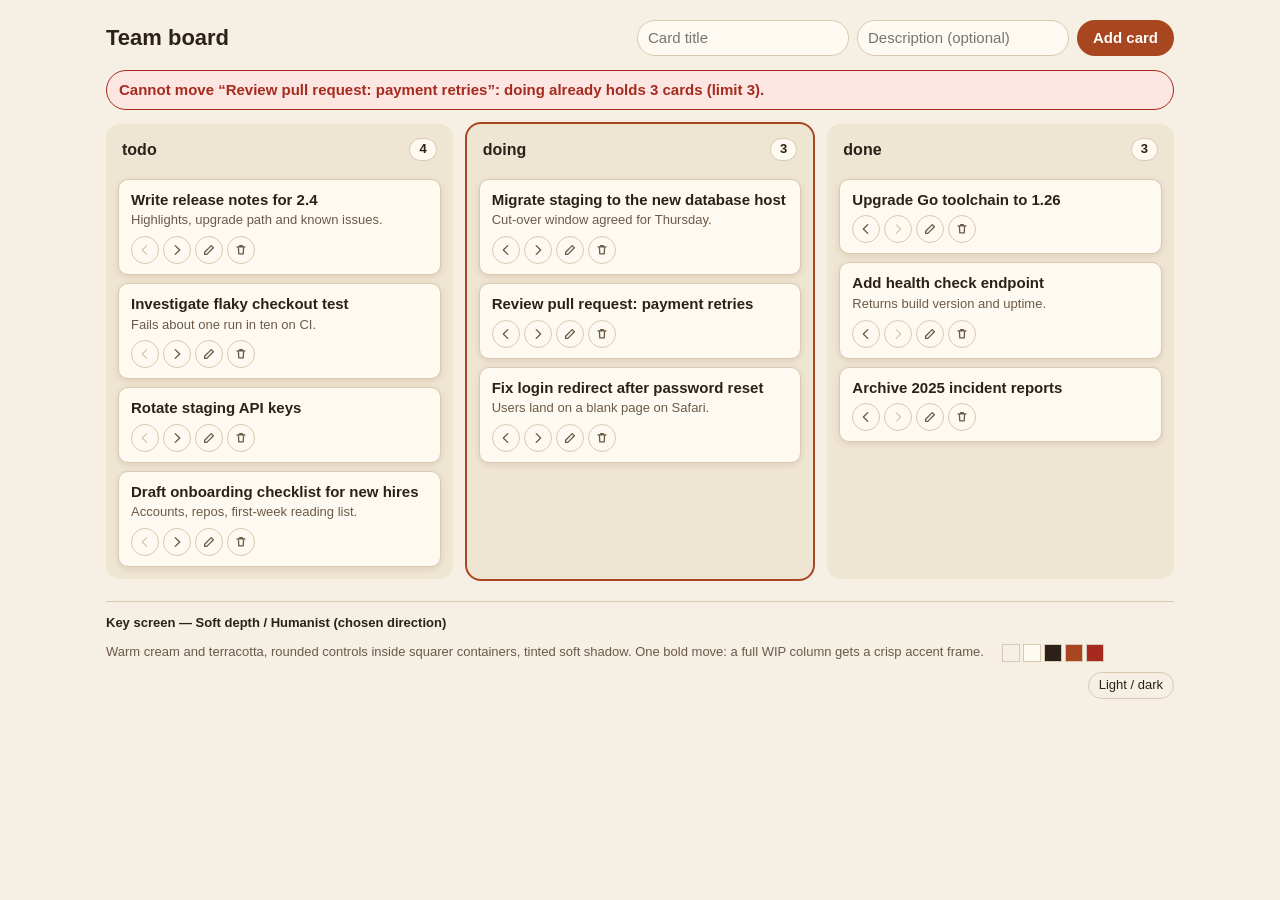
<file: meta/design/previews/key-screen.html>
<!doctype html>
<html lang="en"><head><meta charset="utf-8"><meta name="viewport" content="width=device-width,initial-scale=1">
<title>Board — key screen (canonical, from meta/design/tokens.css)</title>
<style>
:root{--color-bg:#f6efe4;--color-surface:#fffaf1;--color-column:#efe5d3;--color-text:#2b2118;--color-text-secondary:#6b5a47;--color-border:#d8c9b0;--color-accent:#a8461f;--color-on-accent:#ffffff;--color-danger:#a62a1d;--color-danger-bg:#fbe6e1;--font-ui:'Nunito Sans', 'Avenir Next', 'Segoe UI', Roboto, sans-serif;--font-serif:inherit;--radius-control:999px;--radius-box:14px;--shadow:0 2px 6px rgb(120 70 30 / 0.14);--gap:14px;--pad:12px;color-scheme:light dark}
@media (prefers-color-scheme: dark){:root:not([data-theme="light"]){--color-bg:#1d1812;--color-surface:#2f281f;--color-column:#26201a;--color-text:#f3eadb;--color-text-secondary:#bfae96;--color-border:#4a3f31;--color-accent:#ee9068;--color-on-accent:#1d1812;--color-danger:#ff9a8a;--color-danger-bg:#3a201b;}}
:root[data-theme="dark"]{--color-bg:#1d1812;--color-surface:#2f281f;--color-column:#26201a;--color-text:#f3eadb;--color-text-secondary:#bfae96;--color-border:#4a3f31;--color-accent:#ee9068;--color-on-accent:#1d1812;--color-danger:#ff9a8a;--color-danger-bg:#3a201b;}
*{box-sizing:border-box}
body{margin:0;background:var(--color-bg);color:var(--color-text);font-family:var(--font-ui);font-size:15px;line-height:1.45}
.app{max-width:1100px;margin:0 auto;padding:20px 16px 8px}
header{display:flex;flex-wrap:wrap;gap:12px;align-items:center;justify-content:space-between;margin-bottom:14px}
header h1{font-size:1.375rem;margin:0}
form{display:flex;flex-wrap:wrap;gap:8px;align-items:center}
input{font:inherit;color:var(--color-text);background:var(--color-surface);border:1px solid var(--color-border);border-radius:var(--radius-control);padding:6px 10px;min-width:12rem}
input:focus-visible,button:focus-visible{outline:2px solid var(--color-accent);outline-offset:2px}
.primary{font:inherit;font-weight:700;background:var(--color-accent);color:var(--color-on-accent);border:0;border-radius:var(--radius-control);padding:7px 16px;cursor:pointer}
.notice{background:var(--color-danger-bg);color:var(--color-danger);border:1px solid var(--color-danger);border-radius:var(--radius-control);padding:8px 12px;margin:0 0 14px;font-weight:600}
.board{display:grid;grid-template-columns:repeat(3,minmax(0,1fr));gap:var(--gap)}
@media (max-width:760px){.board{grid-template-columns:1fr}}
.col{background:var(--color-column)}
ul{list-style:none;margin:10px 0 0;padding:0;display:grid;gap:8px}
.card{background:var(--color-surface);padding:10px 12px}
.card h3{margin:0 0 2px;font-size:.9375rem;font-weight:700;line-height:1.3}
.desc{margin:0 0 6px;color:var(--color-text-secondary);font-size:.8125rem}
.actions{display:flex;gap:4px;margin-top:6px}
.actions button{display:inline-grid;place-items:center;width:28px;height:28px;background:transparent;color:var(--color-text-secondary);border:1px solid var(--color-border);border-radius:var(--radius-control);cursor:pointer}
.actions button:hover{color:var(--color-text);border-color:var(--color-text)}
.actions button:disabled,.actions button:disabled:hover{color:var(--color-border);border-color:var(--color-border);cursor:not-allowed}
footer{display:flex;flex-wrap:wrap;gap:10px 18px;align-items:center;margin:22px 0 0;padding:12px 0;border-top:1px solid var(--color-border);font-size:.8125rem;color:var(--color-text-secondary)}
footer b{color:var(--color-text)}
footer .sw i{display:inline-block;width:18px;height:18px;border:1px solid var(--color-border);margin-right:3px;vertical-align:middle}
.toggle{margin-left:auto;font:inherit;background:transparent;color:var(--color-text);border:1px solid var(--color-border);border-radius:var(--radius-control);padding:3px 10px;cursor:pointer}

.col{border-radius:var(--radius-box);padding:var(--pad)}
.col-head{display:flex;align-items:center;justify-content:space-between;padding:2px 4px 8px}
.col-head h2{font-size:1rem;font-weight:800;margin:0}
.count{font-size:.8125rem;font-weight:700;background:var(--color-surface);border:1px solid var(--color-border);border-radius:999px;padding:1px 9px}
.col.full{outline:2px solid var(--color-accent);outline-offset:0}
.card{border-radius:10px;box-shadow:var(--shadow);border:1px solid var(--color-border)}

</style></head>
<body><div class="app">
<header><h1>Team board</h1>
<form onsubmit="return false"><input aria-label="Title" placeholder="Card title"><input aria-label="Description" placeholder="Description (optional)"><button class="primary">Add card</button></form></header>
<p class="notice" role="alert">Cannot move “Review pull request: payment retries”: doing already holds 3 cards (limit 3).</p>
<main class="board"><section class="col" aria-label="todo"><div class="col-head"><h2>todo</h2><span class="count">4</span></div><ul><li class="card"><h3>Write release notes for 2.4</h3><p class="desc">Highlights, upgrade path and known issues.</p><div class="actions"><button aria-label="Move left" title="Move left" disabled><svg viewBox="0 0 16 16" width="14" height="14" aria-hidden="true"><path d="M10 3 5 8l5 5" fill="none" stroke="currentColor" stroke-width="1.6" stroke-linecap="round" stroke-linejoin="round"/></svg></button><button aria-label="Move right" title="Move right"><svg viewBox="0 0 16 16" width="14" height="14" aria-hidden="true"><path d="m6 3 5 5-5 5" fill="none" stroke="currentColor" stroke-width="1.6" stroke-linecap="round" stroke-linejoin="round"/></svg></button><button aria-label="Edit" title="Edit"><svg viewBox="0 0 16 16" width="14" height="14" aria-hidden="true"><path d="M3 13v-2.5L10.5 3 13 5.5 5.5 13H3Z" fill="none" stroke="currentColor" stroke-width="1.5" stroke-linejoin="round"/></svg></button><button aria-label="Delete" title="Delete"><svg viewBox="0 0 16 16" width="14" height="14" aria-hidden="true"><path d="M3.5 4.5h9M6.5 4.5V3h3v1.5M5 4.5l.5 8h5l.5-8" fill="none" stroke="currentColor" stroke-width="1.5" stroke-linecap="round" stroke-linejoin="round"/></svg></button></div></li><li class="card"><h3>Investigate flaky checkout test</h3><p class="desc">Fails about one run in ten on CI.</p><div class="actions"><button aria-label="Move left" title="Move left" disabled><svg viewBox="0 0 16 16" width="14" height="14" aria-hidden="true"><path d="M10 3 5 8l5 5" fill="none" stroke="currentColor" stroke-width="1.6" stroke-linecap="round" stroke-linejoin="round"/></svg></button><button aria-label="Move right" title="Move right"><svg viewBox="0 0 16 16" width="14" height="14" aria-hidden="true"><path d="m6 3 5 5-5 5" fill="none" stroke="currentColor" stroke-width="1.6" stroke-linecap="round" stroke-linejoin="round"/></svg></button><button aria-label="Edit" title="Edit"><svg viewBox="0 0 16 16" width="14" height="14" aria-hidden="true"><path d="M3 13v-2.5L10.5 3 13 5.5 5.5 13H3Z" fill="none" stroke="currentColor" stroke-width="1.5" stroke-linejoin="round"/></svg></button><button aria-label="Delete" title="Delete"><svg viewBox="0 0 16 16" width="14" height="14" aria-hidden="true"><path d="M3.5 4.5h9M6.5 4.5V3h3v1.5M5 4.5l.5 8h5l.5-8" fill="none" stroke="currentColor" stroke-width="1.5" stroke-linecap="round" stroke-linejoin="round"/></svg></button></div></li><li class="card"><h3>Rotate staging API keys</h3><div class="actions"><button aria-label="Move left" title="Move left" disabled><svg viewBox="0 0 16 16" width="14" height="14" aria-hidden="true"><path d="M10 3 5 8l5 5" fill="none" stroke="currentColor" stroke-width="1.6" stroke-linecap="round" stroke-linejoin="round"/></svg></button><button aria-label="Move right" title="Move right"><svg viewBox="0 0 16 16" width="14" height="14" aria-hidden="true"><path d="m6 3 5 5-5 5" fill="none" stroke="currentColor" stroke-width="1.6" stroke-linecap="round" stroke-linejoin="round"/></svg></button><button aria-label="Edit" title="Edit"><svg viewBox="0 0 16 16" width="14" height="14" aria-hidden="true"><path d="M3 13v-2.5L10.5 3 13 5.5 5.5 13H3Z" fill="none" stroke="currentColor" stroke-width="1.5" stroke-linejoin="round"/></svg></button><button aria-label="Delete" title="Delete"><svg viewBox="0 0 16 16" width="14" height="14" aria-hidden="true"><path d="M3.5 4.5h9M6.5 4.5V3h3v1.5M5 4.5l.5 8h5l.5-8" fill="none" stroke="currentColor" stroke-width="1.5" stroke-linecap="round" stroke-linejoin="round"/></svg></button></div></li><li class="card"><h3>Draft onboarding checklist for new hires</h3><p class="desc">Accounts, repos, first-week reading list.</p><div class="actions"><button aria-label="Move left" title="Move left" disabled><svg viewBox="0 0 16 16" width="14" height="14" aria-hidden="true"><path d="M10 3 5 8l5 5" fill="none" stroke="currentColor" stroke-width="1.6" stroke-linecap="round" stroke-linejoin="round"/></svg></button><button aria-label="Move right" title="Move right"><svg viewBox="0 0 16 16" width="14" height="14" aria-hidden="true"><path d="m6 3 5 5-5 5" fill="none" stroke="currentColor" stroke-width="1.6" stroke-linecap="round" stroke-linejoin="round"/></svg></button><button aria-label="Edit" title="Edit"><svg viewBox="0 0 16 16" width="14" height="14" aria-hidden="true"><path d="M3 13v-2.5L10.5 3 13 5.5 5.5 13H3Z" fill="none" stroke="currentColor" stroke-width="1.5" stroke-linejoin="round"/></svg></button><button aria-label="Delete" title="Delete"><svg viewBox="0 0 16 16" width="14" height="14" aria-hidden="true"><path d="M3.5 4.5h9M6.5 4.5V3h3v1.5M5 4.5l.5 8h5l.5-8" fill="none" stroke="currentColor" stroke-width="1.5" stroke-linecap="round" stroke-linejoin="round"/></svg></button></div></li></ul></section><section class="col full" aria-label="doing"><div class="col-head"><h2>doing</h2><span class="count">3</span></div><ul><li class="card"><h3>Migrate staging to the new database host</h3><p class="desc">Cut-over window agreed for Thursday.</p><div class="actions"><button aria-label="Move left" title="Move left"><svg viewBox="0 0 16 16" width="14" height="14" aria-hidden="true"><path d="M10 3 5 8l5 5" fill="none" stroke="currentColor" stroke-width="1.6" stroke-linecap="round" stroke-linejoin="round"/></svg></button><button aria-label="Move right" title="Move right"><svg viewBox="0 0 16 16" width="14" height="14" aria-hidden="true"><path d="m6 3 5 5-5 5" fill="none" stroke="currentColor" stroke-width="1.6" stroke-linecap="round" stroke-linejoin="round"/></svg></button><button aria-label="Edit" title="Edit"><svg viewBox="0 0 16 16" width="14" height="14" aria-hidden="true"><path d="M3 13v-2.5L10.5 3 13 5.5 5.5 13H3Z" fill="none" stroke="currentColor" stroke-width="1.5" stroke-linejoin="round"/></svg></button><button aria-label="Delete" title="Delete"><svg viewBox="0 0 16 16" width="14" height="14" aria-hidden="true"><path d="M3.5 4.5h9M6.5 4.5V3h3v1.5M5 4.5l.5 8h5l.5-8" fill="none" stroke="currentColor" stroke-width="1.5" stroke-linecap="round" stroke-linejoin="round"/></svg></button></div></li><li class="card"><h3>Review pull request: payment retries</h3><div class="actions"><button aria-label="Move left" title="Move left"><svg viewBox="0 0 16 16" width="14" height="14" aria-hidden="true"><path d="M10 3 5 8l5 5" fill="none" stroke="currentColor" stroke-width="1.6" stroke-linecap="round" stroke-linejoin="round"/></svg></button><button aria-label="Move right" title="Move right"><svg viewBox="0 0 16 16" width="14" height="14" aria-hidden="true"><path d="m6 3 5 5-5 5" fill="none" stroke="currentColor" stroke-width="1.6" stroke-linecap="round" stroke-linejoin="round"/></svg></button><button aria-label="Edit" title="Edit"><svg viewBox="0 0 16 16" width="14" height="14" aria-hidden="true"><path d="M3 13v-2.5L10.5 3 13 5.5 5.5 13H3Z" fill="none" stroke="currentColor" stroke-width="1.5" stroke-linejoin="round"/></svg></button><button aria-label="Delete" title="Delete"><svg viewBox="0 0 16 16" width="14" height="14" aria-hidden="true"><path d="M3.5 4.5h9M6.5 4.5V3h3v1.5M5 4.5l.5 8h5l.5-8" fill="none" stroke="currentColor" stroke-width="1.5" stroke-linecap="round" stroke-linejoin="round"/></svg></button></div></li><li class="card"><h3>Fix login redirect after password reset</h3><p class="desc">Users land on a blank page on Safari.</p><div class="actions"><button aria-label="Move left" title="Move left"><svg viewBox="0 0 16 16" width="14" height="14" aria-hidden="true"><path d="M10 3 5 8l5 5" fill="none" stroke="currentColor" stroke-width="1.6" stroke-linecap="round" stroke-linejoin="round"/></svg></button><button aria-label="Move right" title="Move right"><svg viewBox="0 0 16 16" width="14" height="14" aria-hidden="true"><path d="m6 3 5 5-5 5" fill="none" stroke="currentColor" stroke-width="1.6" stroke-linecap="round" stroke-linejoin="round"/></svg></button><button aria-label="Edit" title="Edit"><svg viewBox="0 0 16 16" width="14" height="14" aria-hidden="true"><path d="M3 13v-2.5L10.5 3 13 5.5 5.5 13H3Z" fill="none" stroke="currentColor" stroke-width="1.5" stroke-linejoin="round"/></svg></button><button aria-label="Delete" title="Delete"><svg viewBox="0 0 16 16" width="14" height="14" aria-hidden="true"><path d="M3.5 4.5h9M6.5 4.5V3h3v1.5M5 4.5l.5 8h5l.5-8" fill="none" stroke="currentColor" stroke-width="1.5" stroke-linecap="round" stroke-linejoin="round"/></svg></button></div></li></ul></section><section class="col" aria-label="done"><div class="col-head"><h2>done</h2><span class="count">3</span></div><ul><li class="card"><h3>Upgrade Go toolchain to 1.26</h3><div class="actions"><button aria-label="Move left" title="Move left"><svg viewBox="0 0 16 16" width="14" height="14" aria-hidden="true"><path d="M10 3 5 8l5 5" fill="none" stroke="currentColor" stroke-width="1.6" stroke-linecap="round" stroke-linejoin="round"/></svg></button><button aria-label="Move right" title="Move right" disabled><svg viewBox="0 0 16 16" width="14" height="14" aria-hidden="true"><path d="m6 3 5 5-5 5" fill="none" stroke="currentColor" stroke-width="1.6" stroke-linecap="round" stroke-linejoin="round"/></svg></button><button aria-label="Edit" title="Edit"><svg viewBox="0 0 16 16" width="14" height="14" aria-hidden="true"><path d="M3 13v-2.5L10.5 3 13 5.5 5.5 13H3Z" fill="none" stroke="currentColor" stroke-width="1.5" stroke-linejoin="round"/></svg></button><button aria-label="Delete" title="Delete"><svg viewBox="0 0 16 16" width="14" height="14" aria-hidden="true"><path d="M3.5 4.5h9M6.5 4.5V3h3v1.5M5 4.5l.5 8h5l.5-8" fill="none" stroke="currentColor" stroke-width="1.5" stroke-linecap="round" stroke-linejoin="round"/></svg></button></div></li><li class="card"><h3>Add health check endpoint</h3><p class="desc">Returns build version and uptime.</p><div class="actions"><button aria-label="Move left" title="Move left"><svg viewBox="0 0 16 16" width="14" height="14" aria-hidden="true"><path d="M10 3 5 8l5 5" fill="none" stroke="currentColor" stroke-width="1.6" stroke-linecap="round" stroke-linejoin="round"/></svg></button><button aria-label="Move right" title="Move right" disabled><svg viewBox="0 0 16 16" width="14" height="14" aria-hidden="true"><path d="m6 3 5 5-5 5" fill="none" stroke="currentColor" stroke-width="1.6" stroke-linecap="round" stroke-linejoin="round"/></svg></button><button aria-label="Edit" title="Edit"><svg viewBox="0 0 16 16" width="14" height="14" aria-hidden="true"><path d="M3 13v-2.5L10.5 3 13 5.5 5.5 13H3Z" fill="none" stroke="currentColor" stroke-width="1.5" stroke-linejoin="round"/></svg></button><button aria-label="Delete" title="Delete"><svg viewBox="0 0 16 16" width="14" height="14" aria-hidden="true"><path d="M3.5 4.5h9M6.5 4.5V3h3v1.5M5 4.5l.5 8h5l.5-8" fill="none" stroke="currentColor" stroke-width="1.5" stroke-linecap="round" stroke-linejoin="round"/></svg></button></div></li><li class="card"><h3>Archive 2025 incident reports</h3><div class="actions"><button aria-label="Move left" title="Move left"><svg viewBox="0 0 16 16" width="14" height="14" aria-hidden="true"><path d="M10 3 5 8l5 5" fill="none" stroke="currentColor" stroke-width="1.6" stroke-linecap="round" stroke-linejoin="round"/></svg></button><button aria-label="Move right" title="Move right" disabled><svg viewBox="0 0 16 16" width="14" height="14" aria-hidden="true"><path d="m6 3 5 5-5 5" fill="none" stroke="currentColor" stroke-width="1.6" stroke-linecap="round" stroke-linejoin="round"/></svg></button><button aria-label="Edit" title="Edit"><svg viewBox="0 0 16 16" width="14" height="14" aria-hidden="true"><path d="M3 13v-2.5L10.5 3 13 5.5 5.5 13H3Z" fill="none" stroke="currentColor" stroke-width="1.5" stroke-linejoin="round"/></svg></button><button aria-label="Delete" title="Delete"><svg viewBox="0 0 16 16" width="14" height="14" aria-hidden="true"><path d="M3.5 4.5h9M6.5 4.5V3h3v1.5M5 4.5l.5 8h5l.5-8" fill="none" stroke="currentColor" stroke-width="1.5" stroke-linecap="round" stroke-linejoin="round"/></svg></button></div></li></ul></section></main>
<footer><b>Key screen — Soft depth / Humanist (chosen direction)</b><span>Warm cream and terracotta, rounded controls inside squarer containers, tinted soft shadow. One bold move: a full WIP column gets a crisp accent frame.</span><span class="sw"><i style="background:#f6efe4" title="bg"></i><i style="background:#fffaf1" title="surface"></i><i style="background:#2b2118" title="text"></i><i style="background:#a8461f" title="accent"></i><i style="background:#a62a1d" title="danger"></i></span>
<button class="toggle" onclick="var r=document.documentElement;var dark=r.dataset.theme?r.dataset.theme==='dark':matchMedia('(prefers-color-scheme: dark)').matches;r.dataset.theme=dark?'light':'dark'">Light / dark</button></footer>
<!-- Edge controls (move left on todo, move right on done) are rendered but disabled (ADR-0008): no request is sent; accessible names are kept. After every action the page shows any reason and re-reads GET /api/board (ADR-0009). -->
</div></body></html>
</file>
